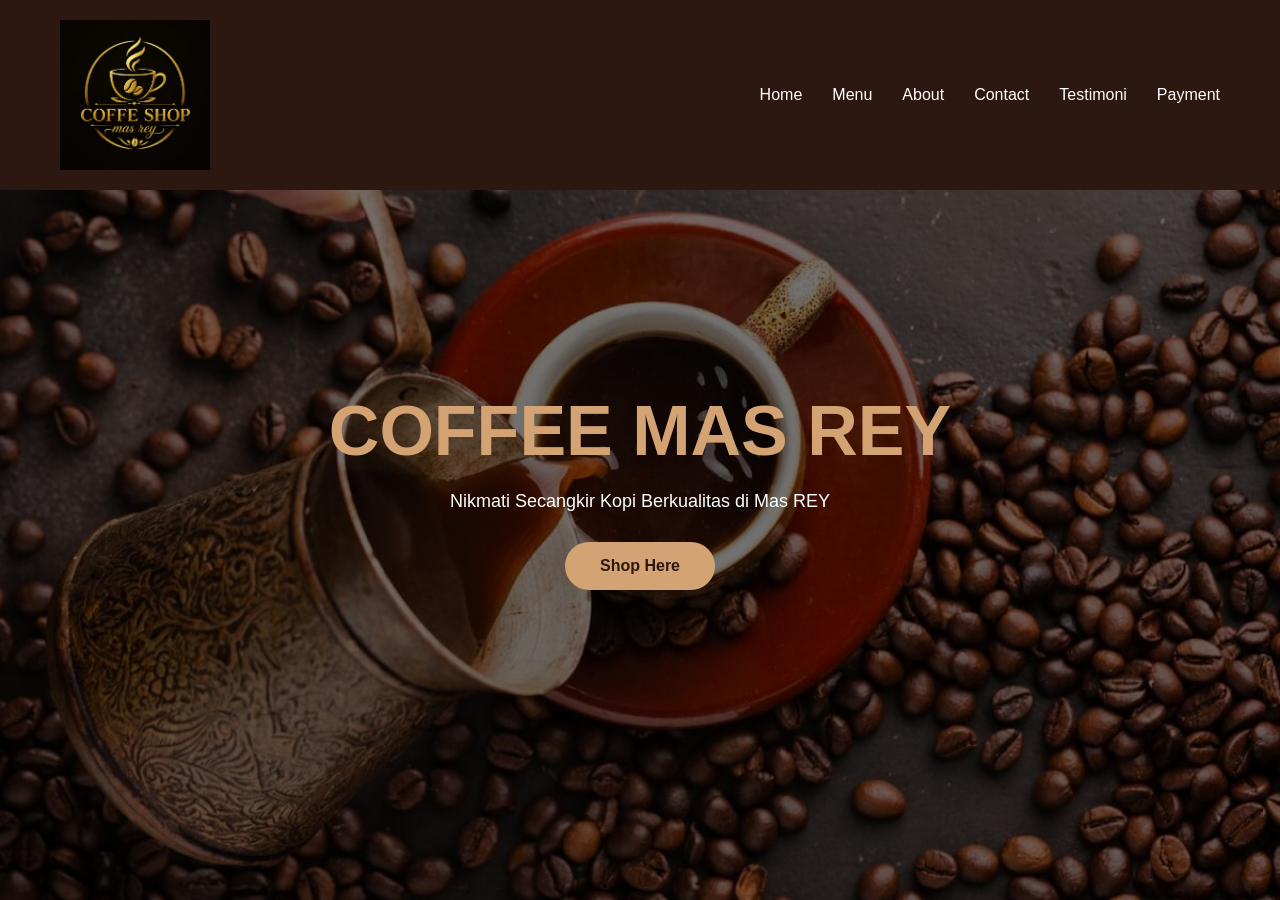
<file: index.html>
<!DOCTYPE html>
<html lang="id">

<head>
  <meta charset="UTF-8">
  <meta name="viewport" content="width=device-width, initial-scale=1.0">
  <title>Coffee MAS REY</title>
  <link rel="stylesheet" href="assets/css/style.css">
</head>

<body>
  <header>

    <div class="container">
      <div class="logo">
        <img src="assets/img/logo.jpeg" alt="Coffee Mas Rey">
      </div>
      <nav>
        <ul>
          <li><a href="index.html">Home</a></li>
          <li><a href="menu.html">Menu</a></li>
          </a></li>
          <li><a href="about.html">About</a></li>
          <li><a href="contact.html">Contact</a></li>
          <li><a href="testimoni.html">Testimoni</a></li>
          <li><a href="payment.html">Payment</a></li>

        </ul>
        </ul>
      </nav>
    </div>
  </header>

  <section class="hero">
    <div class="container">
      <div class="hero-content">
        <h1>COFFEE MAS REY</h1>
        <p>Nikmati Secangkir Kopi Berkualitas di Mas REY</p>
        <a href="#" class="btn">Shop Here</a>
      </div>
    </div>
  </section>


</body>

</html>
</file>
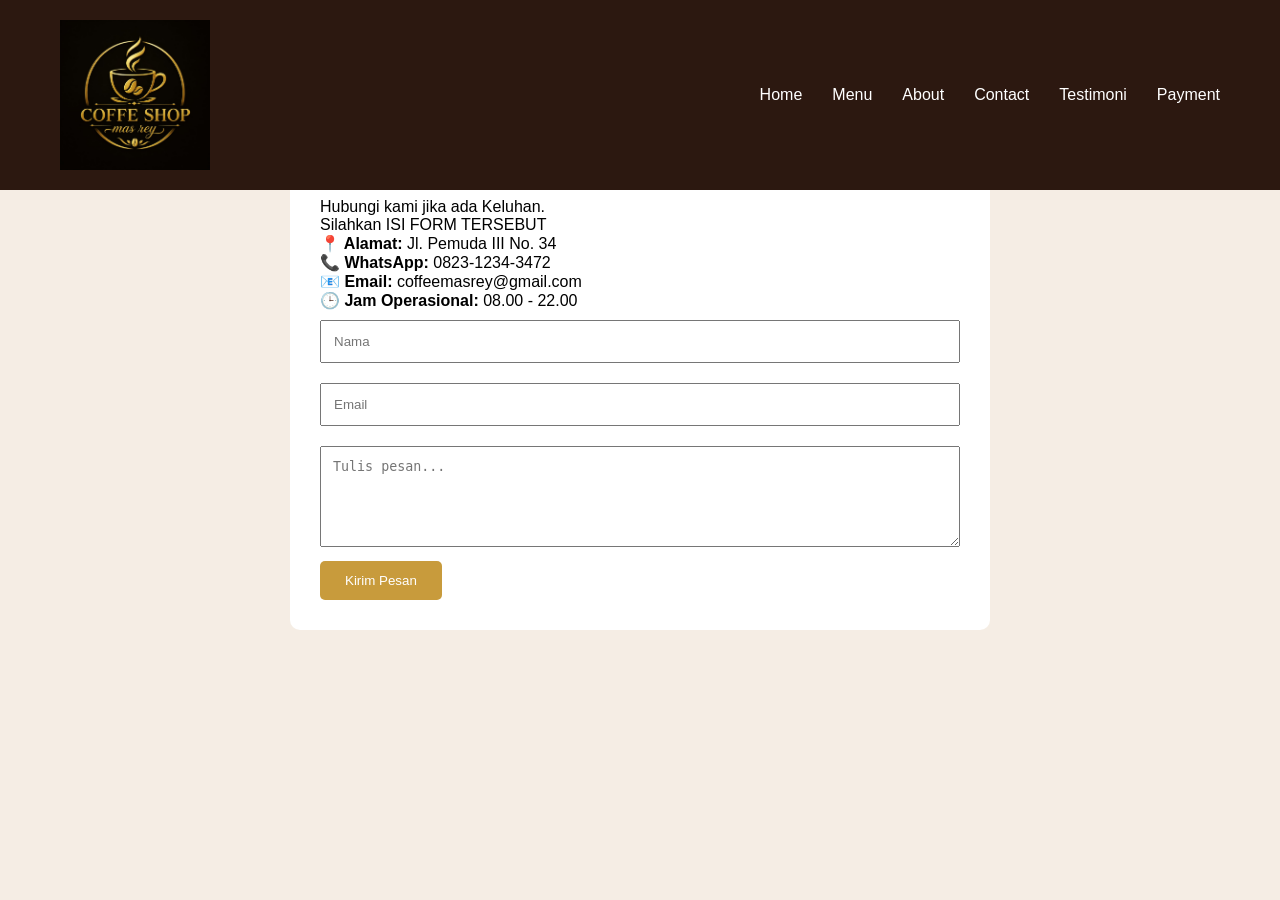
<file: contact.html>
<!DOCTYPE html>
<html lang="id">

<head>
    <meta charset="UTF-8">
    <meta name="viewport" content="width=device-width, initial-scale=1.0">
    <title>Coffee MAS REY</title>

    <link rel="stylesheet" href="assets/css/style.css">
</head>

<body>

    <!-- HEADER -->
    <header>
        <div class="container">

            <div class="logo">
                <img src="assets/img/logo.jpeg" alt="Coffee Mas Rey">
            </div>

            <nav>
                <ul>
                    <li><a href="index.html">Home</a></li>
                    <li><a href="menu.html">Menu</a></li>
                    <li><a href="about.html">About</a></li>
                    <li><a href="contact.html">Contact</a></li>
                    <li><a href="testimoni.html">Testimoni</a></li>
                    <li><a href="payment.html">Payment</a></li>
                </ul>
            </nav>

        </div>
    </header>

    <!-- CONTACT -->
    <section class="contact">

        <div class="container">

            <h1>Contact Us</h1>

            <p>
                Hubungi kami jika ada Keluhan.
                <br>
                Silahkan ISI FORM TERSEBUT
            </p>

            <p><strong>📍 Alamat:</strong> Jl. Pemuda III No. 34</p>

            <p><strong>📞 WhatsApp:</strong> 0823-1234-3472</p>

            <p><strong>📧 Email:</strong> coffeemasrey@gmail.com</p>

            <p><strong>🕒 Jam Operasional:</strong> 08.00 - 22.00</p>

            <form>

                <input type="text" placeholder="Nama" required>

                <input type="email" placeholder="Email" required>

                <textarea placeholder="Tulis pesan..." rows="5"></textarea>

                <button type="submit">
                    Kirim Pesan
                </button>

            </form>

        </div>

    </section>

</body>

</html>
</file>
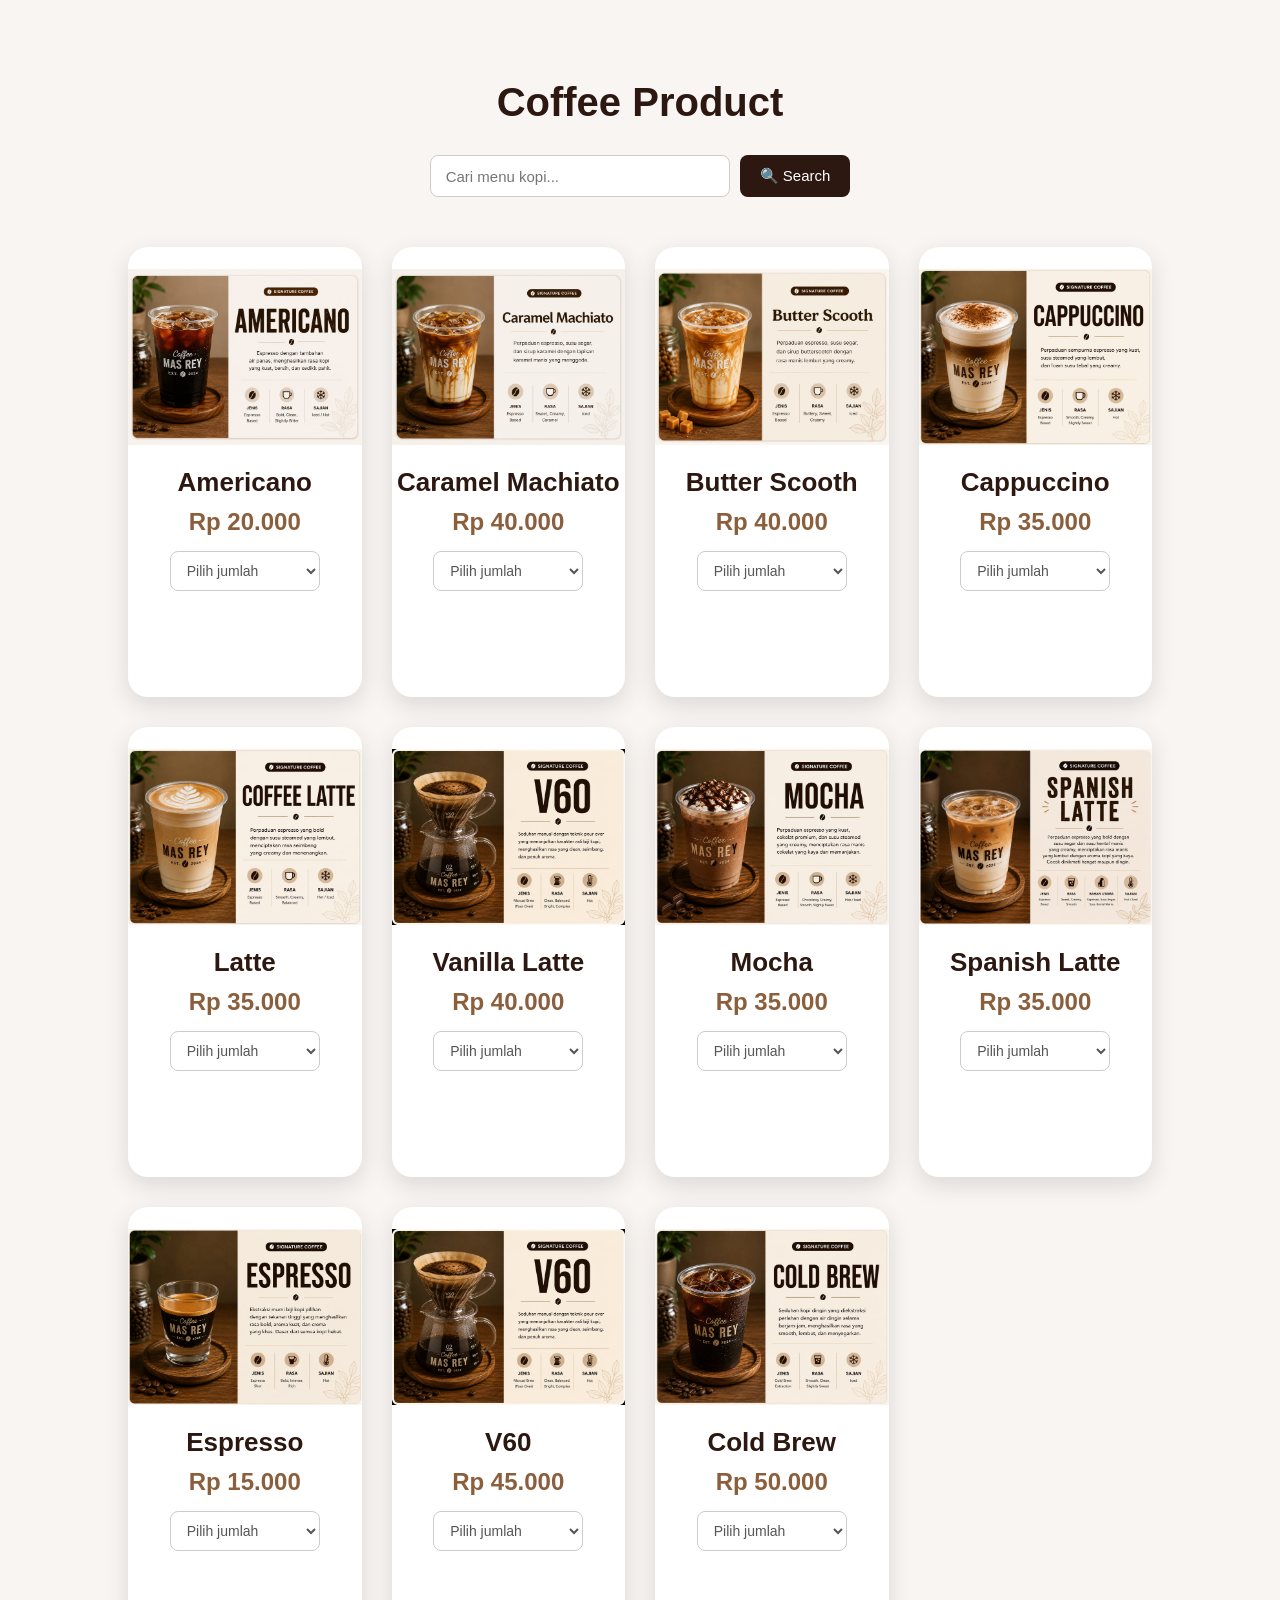
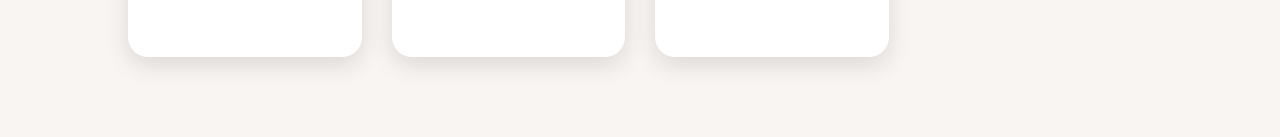
<file: menu.html>
<!DOCTYPE html>
<html lang="id">

<head>
    <meta charset="UTF-8">
    <meta name="viewport" content="width=device-width, initial-scale=1.0">
    <title>Menu Coffee MAS REY</title>

    <link rel="stylesheet" href="assets/css/style.css">
</head>

<body>

    <section class="menu">

        <h2>Coffee Product</h2>

        <div class="search-menu">
            <input type="search" placeholder="Cari menu kopi...">
            <button type="button">🔍 Search</button>
        </div>

        <div class="menu-container">

            <div class="card">
                <img src="assets/img/kupii.jpeg" alt="Americano">
                <div class="card-body">
                    <h3>Americano</h3>
                    <h4>Rp 20.000</h4>
                    <select>
                        <option>Pilih jumlah</option>
                        <option>1</option>
                        <option>2</option>
                        <option>3</option>
                        <option>4</option>
                        <option>5</option>
                    </select>
                </div>
            </div>

            <div class="card">
                <img src="assets/img/ciato.jpeg" alt="Caramel Machiato">
                <div class="card-body">
                    <h3>Caramel Machiato</h3>
                    <h4>Rp 40.000</h4>
                    <select>
                        <option>Pilih jumlah</option>
                        <option>1</option>
                        <option>2</option>
                        <option>3</option>
                        <option>4</option>
                        <option>5</option>
                    </select>
                </div>
            </div>

            <div class="card">
                <img src="assets/img/ex.jpeg" alt="Butter Scooth">
                <div class="card-body">
                    <h3>Butter Scooth</h3>
                    <h4>Rp 40.000</h4>
                    <select>
                        <option>Pilih jumlah</option>
                        <option>1</option>
                        <option>2</option>
                        <option>3</option>
                        <option>4</option>
                        <option>5</option>
                    </select>
                </div>
            </div>

            <div class="card">
                <img src="assets/img/rere.jpeg" alt="Cappuccino">
                <div class="card-body">
                    <h3>Cappuccino</h3>
                    <h4>Rp 35.000</h4>
                    <select>
                        <option>Pilih jumlah</option>
                        <option>1</option>
                        <option>2</option>
                        <option>3</option>
                        <option>4</option>
                        <option>5</option>
                    </select>
                </div>
            </div>

            <div class="card">
                <img src="assets/img/latteh.jpeg" alt="Latte">
                <div class="card-body">
                    <h3>Latte</h3>
                    <h4>Rp 35.000</h4>
                    <select>
                        <option>Pilih jumlah</option>
                        <option>1</option>
                        <option>2</option>
                        <option>3</option>
                        <option>4</option>
                        <option>5</option>
                    </select>
                </div>
            </div>

            <div class="card">
                <img src="assets/img/V60.jpeg" alt="Vanilla Latte">
                <div class="card-body">
                    <h3>Vanilla Latte</h3>
                    <h4>Rp 40.000</h4>
                    <select>
                        <option>Pilih jumlah</option>
                        <option>1</option>
                        <option>2</option>
                        <option>3</option>
                        <option>4</option>
                        <option>5</option>
                    </select>
                </div>
            </div>

            <div class="card">
                <img src="assets/img/mucha.jpeg" alt="Mocha">
                <div class="card-body">
                    <h3>Mocha</h3>
                    <h4>Rp 35.000</h4>
                    <select>
                        <option>Pilih jumlah</option>
                        <option>1</option>
                        <option>2</option>
                        <option>3</option>
                        <option>4</option>
                        <option>5</option>
                    </select>
                </div>
            </div>

            <div class="card">
                <img src="assets/img/spanish.jpeg" alt="Spanish Latte">
                <div class="card-body">
                    <h3>Spanish Latte</h3>
                    <h4>Rp 35.000</h4>
                    <select>
                        <option>Pilih jumlah</option>
                        <option>1</option>
                        <option>2</option>
                        <option>3</option>
                        <option>4</option>
                        <option>5</option>
                    </select>
                </div>
            </div>

            <div class="card">
                <img src="assets/img/espresso.jpeg" alt="Espresso">
                <div class="card-body">
                    <h3>Espresso</h3>
                    <h4>Rp 15.000</h4>
                    <select>
                        <option>Pilih jumlah</option>
                        <option>1</option>
                        <option>2</option>
                        <option>3</option>
                        <option>4</option>
                        <option>5</option>
                    </select>
                </div>
            </div>

            <div class="card">
                <img src="assets/img/V60.jpeg" alt="V60">
                <div class="card-body">
                    <h3>V60</h3>
                    <h4>Rp 45.000</h4>
                    <select>
                        <option>Pilih jumlah</option>
                        <option>1</option>
                        <option>2</option>
                        <option>3</option>
                        <option>4</option>
                        <option>5</option>
                    </select>
                </div>
            </div>

            <div class="card">
                <img src="assets/img/cold brew.jpeg" alt="Cold Brew">
                <div class="card-body">
                    <h3>Cold Brew</h3>
                    <h4>Rp 50.000</h4>
                    <select>
                        <option>Pilih jumlah</option>
                        <option>1</option>
                        <option>2</option>
                        <option>3</option>
                        <option>4</option>
                        <option>5</option>
                    </select>
                </div>
            </div>

        </div>

    </section>

</body>

</html>
</file>
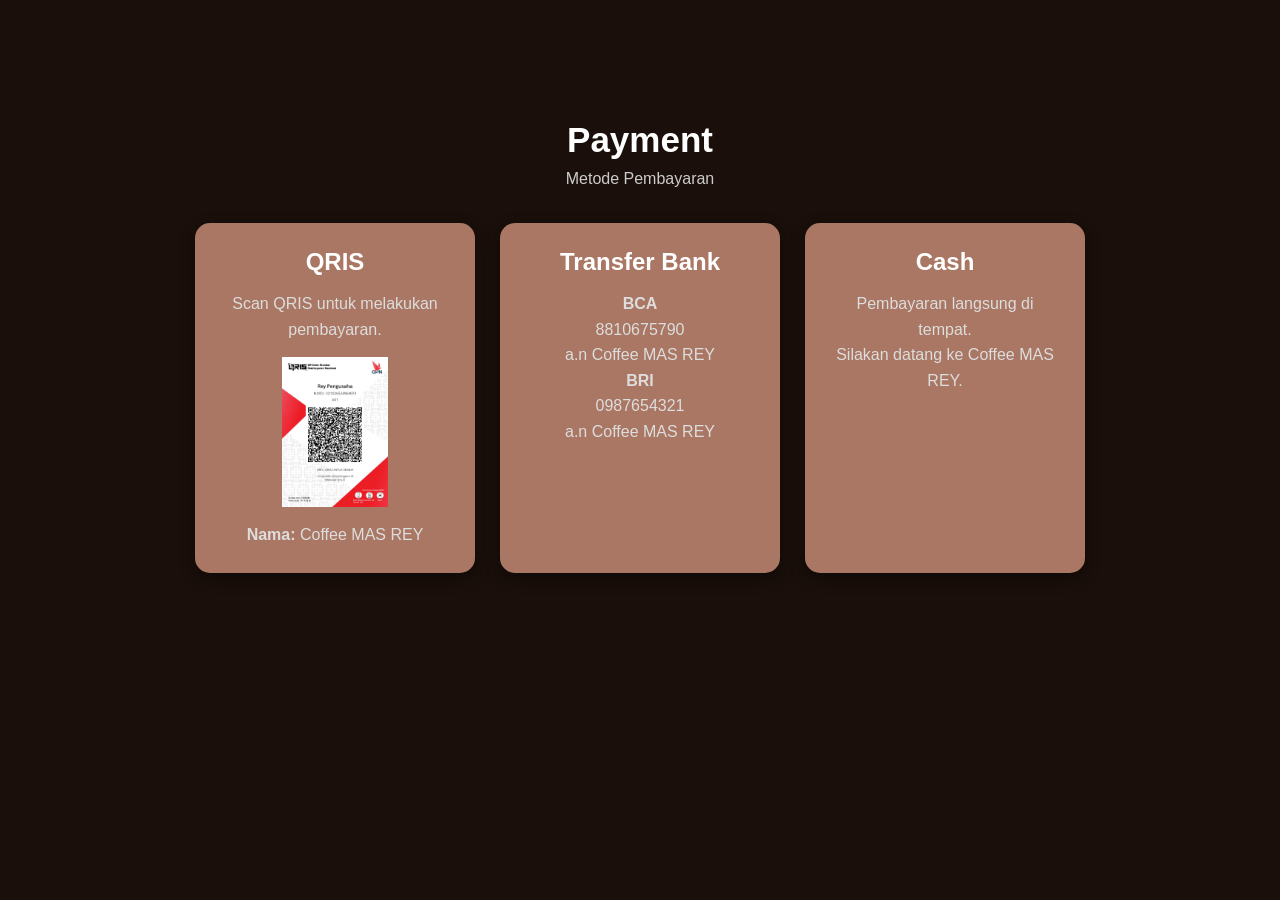
<file: payment.html>
<!DOCTYPE html>
<html lang="id">

<head>
    <meta charset="UTF-8">
    <meta name="viewport" content="width=device-width, initial-scale=1.0">
    <title>Payment - Coffee MAS REY</title>
    <link rel="stylesheet" href="assets/css/style.css">
</head>

<section class="payment">
    <h2>Payment</h2>
    <p>Metode Pembayaran</p>

    <div class="payment-container">

        <div class="payment-card">
            <h3>QRIS</h3>
            <p>Scan QRIS untuk melakukan pembayaran.</p>

            <img src="assets/img/qwris.jpeg" alt="QRIS Coffee MAS REY">

            <p><b>Nama:</b> Coffee MAS REY</p>
        </div>

        <div class="payment-card">
            <h3>Transfer Bank</h3>
            <p><b>BCA</b></p>
            <p>8810675790</p>
            <p>a.n Coffee MAS REY</p>

            <p><b>BRI</b></p>
            <p>0987654321</p>
            <p>a.n Coffee MAS REY</p>
        </div>

        <div class="payment-card">
            <h3>Cash</h3>
            <p>Pembayaran langsung di tempat.</p>
            <p>Silakan datang ke Coffee MAS REY.</p>
        </div>

    </div>
</section>

</body>

</html>
</file>
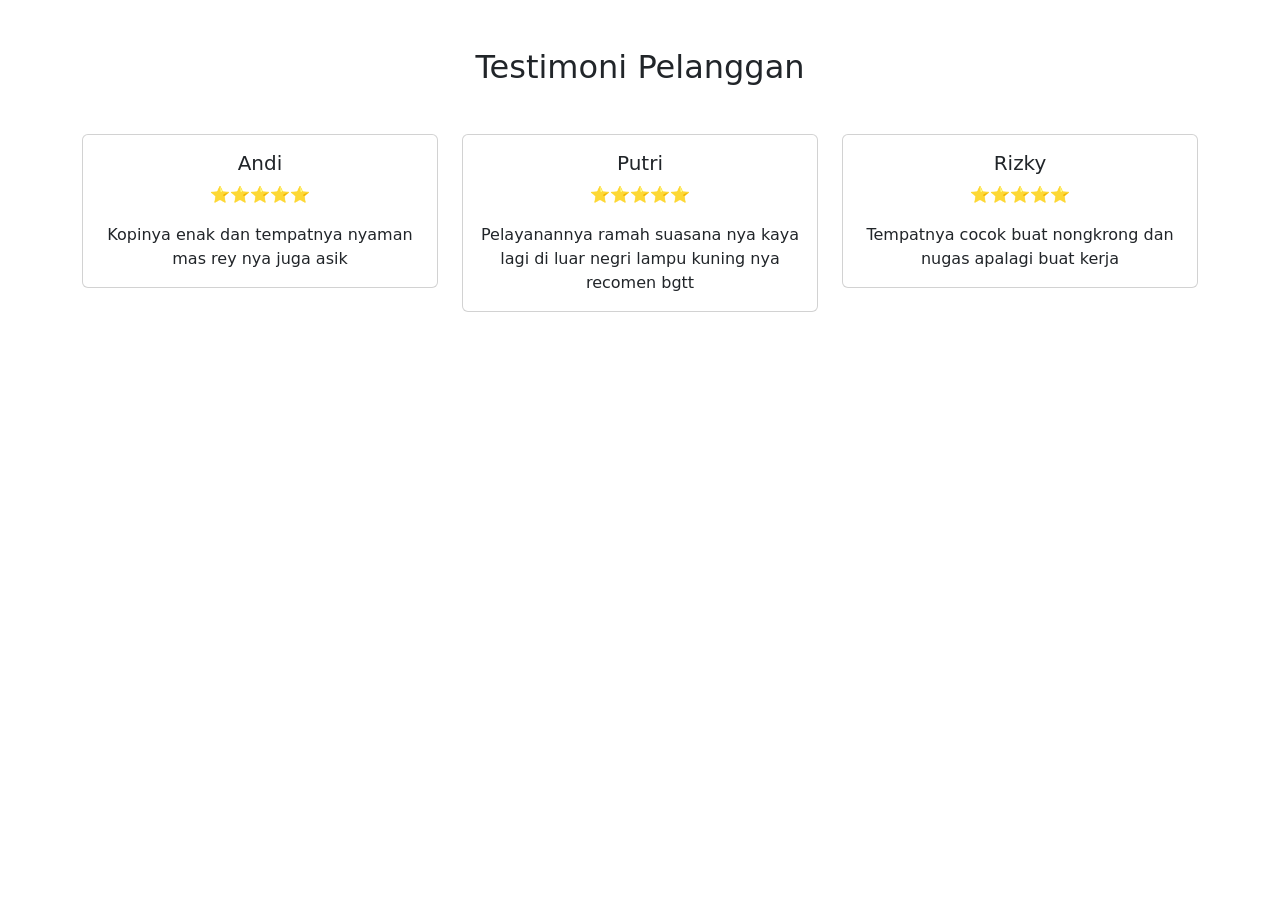
<file: testimoni.html>
<!DOCTYPE html>
<html lang="id">

<head>
    <meta charset="UTF-8">
    <meta name="viewport" content="width=device-width, initial-scale=1.0">
    <title>Testimoni Coffee MAS REY</title>

    <!-- Bootstrap CSS -->
    <link href="https://cdn.jsdelivr.net/npm/bootstrap@5.3.7/dist/css/bootstrap.min.css" rel="stylesheet">
</head>

<body>

    <div class="container py-5">

        <h2 class="text-center mb-5">Testimoni Pelanggan</h2>

        <div class="row">

            <div class="col-md-4 mb-3">
                <div class="card">
                    <div class="card-body text-center">
                        <h5 class="card-title">Andi</h5>
                        <p class="text-warning">⭐⭐⭐⭐⭐</p>
                        <p class="card-text">
                            Kopinya enak dan tempatnya nyaman mas rey nya juga asik </p>
                    </div>
                </div>
            </div>

            <div class="col-md-4 mb-3">
                <div class="card">
                    <div class="card-body text-center">
                        <h5 class="card-title">Putri</h5>
                        <p class="text-warning">⭐⭐⭐⭐⭐</p>
                        <p class="card-text">
                            Pelayanannya ramah suasana nya kaya lagi di luar negri lampu kuning nya recomen bgtt</p>
                    </div>
                </div>
            </div>

            <div class="col-md-4 mb-3">
                <div class="card">
                    <div class="card-body text-center">
                        <h5 class="card-title">Rizky</h5>
                        <p class="text-warning">⭐⭐⭐⭐⭐</p>
                        <p class="card-text">
                            Tempatnya cocok buat nongkrong dan nugas apalagi buat kerja
                        </p>
                    </div>
                </div>
            </div>

        </div>

    </div>

</body>

</html>
</file>
<file: assets/css/style.css>
* {
    margin: 0;
    padding: 0;
    box-sizing: border-box;
}

body {
    font-family: Arial, Helvetica, sans-serif;
    background: #F5EDE4;
}

/* ===== CONTAINER ===== */

.container {
    max-width: 1200px;
    margin: auto;
    padding: 0 20px;
}

/* ===== HEADER ===== */

header {
    background: #2C1810;
    position: fixed;
    top: 0;
    width: 100%;
    z-index: 1000;
    padding: 20px 0;
}

header .container {
    display: flex;
    justify-content: space-between;
    align-items: center;
}

.logo img {
    width: 150px;
    height: auto;
    display: block;
}

nav ul {
    display: flex;
    list-style: none;
    gap: 30px;
}

nav ul li a {
    color: #fff;
    text-decoration: none;
    transition: .3s;
}

nav ul li a:hover {
    color: #D4A373;
}

/* ===== HERO ===== */

.hero {
    min-height: 100vh;
    display: flex;
    align-items: center;
    justify-content: center;
    text-align: center;
    padding-top: 80px;

    background:
        linear-gradient(rgba(0,0,0,.55), rgba(0,0,0,.55)),
        url(../img/fotokopi.jpeg);

    background-size: cover;
    background-position: center;
    background-repeat: no-repeat;
}

.hero-content h1 {
    color: #D4A373;
    font-size: 70px;
    margin-bottom: 20px;
}

.hero-content p {
    color: #fff;
    font-size: 18px;
    margin-bottom: 30px;
}

/* ===== BUTTON ===== */

.btn {
    display: inline-block;
    background: #D4A373;
    color: #2C1810;
    text-decoration: none;
    padding: 15px 35px;
    border-radius: 30px;
    font-weight: bold;
    transition: .3s;
}

.btn:hover {
    background: #E8C49A;
    transform: scale(1.05);
}

/* ===== PRODUK ===== */

.products {
    padding: 80px 0;
}

.section-title {
    text-align: center;
    font-size: 40px;
    margin-bottom: 40px;
    color: #2C1810;
}

.product-grid {
    display: grid;
    grid-template-columns: repeat(2, 1fr);
    gap: 30px;
}

.product-card {
    background: #fff;
    border-radius: 15px;
    overflow: hidden;
    text-align: center;
    box-shadow: 0 5px 20px rgba(0,0,0,.15);
    transition: .3s;
}

.product-card:hover {
    transform: translateY(-10px);
}

.product-image {
    height: 250px;
    overflow: hidden;
}

.product-image img {
    width: 100%;
    height: 100%;
    object-fit: cover;
    transition: .3s;
}

.product-card:hover img {
    transform: scale(1.1);
}

.product-card h3 {
    margin: 20px 0 10px;
    color: #2C1810;
}

.product-desc {
    color: #666;
    padding: 0 20px 20px;
}

/* ===== JAM BUKA ===== */

.jam-buka {
    background: #3E2723;
    padding: 30px 0;
}

.jam-wrapper {
    display: flex;
    justify-content: center;
    align-items: center;
    gap: 20px;
}

.jam-icon {
    display: flex;
    align-items: center;
    gap: 15px;
    color: white;
    font-size: 20px;
}

.jam-text {
    color: #fff;
}

.jam-text h3 {
    color: #D4A373;
    margin-bottom: 5px;
}

.jam-text p {
    color: white;
    line-height: 1.6;
}

/* ===== FOOTER ===== */

footer {
    background: #2C1810;
    color: #fff;
    text-align: center;
    padding: 25px;
}

/* ===== ABOUT ===== */

.about {
    width: 80%;
    max-width: 900px;
    margin: 120px auto 50px;
    padding: 40px;
    border-radius: 15px;
}

.about h1 {
    text-align: center;
    color: #2C1810;
    margin-bottom: 20px;
}

.about h2 {
    color: #D4A373;
    margin-top: 30px;
}

.about img {
    width: 70%;
    max-width: 700px;
    display: block;
    margin: 20px auto;
    border-radius: 15px;
}

.about p {
    text-align: justify;
    line-height: 1.8;
    font-size: 17px;
    color: #555;
}

/* ===== CONTACT ===== */

.contact {
    padding: 120px 20px;
}

.contact .container {
    max-width: 700px;
    margin: auto;
    background: white;
    padding: 30px;
    border-radius: 10px;
}

.contact h1 {
    text-align: center;
    margin-bottom: 20px;
}

.contact input,
.contact textarea {
    width: 100%;
    padding: 12px;
    margin: 10px 0;
}

.contact button {
    background: #c89b3c;
    color: white;
    border: none;
    padding: 12px 25px;
    border-radius: 5px;
    cursor: pointer;
}

/* ===== MENU ===== */

.menu {
    padding: 80px 10%;
    background: #f8f5f2;
    text-align: center;
    min-height: 100vh;
}

.menu h2 {
    font-size: 40px;
    margin-bottom: 30px;
    color: #2c1810;
}

.search-menu {
    display: flex;
    justify-content: center;
    align-items: center;
    gap: 10px;
    margin-bottom: 50px;
}

.search-menu input {
    width: 300px;
    height: 42px;
    padding: 0 15px;
    border: 1px solid #ccc;
    border-radius: 8px;
    font-size: 15px;
    outline: none;
}

.search-menu input:focus {
    border-color: #8b5e3c;
}

.search-menu button {
    height: 42px;
    padding: 0 20px;
    border: none;
    border-radius: 8px;
    background: #2c1810;
    color: white;
    font-size: 15px;
    cursor: pointer;
}

.search-menu button:hover {
    background: #5b3a29;
}

/* ===== MENU CONTAINER ===== */

.menu-container {
    width: 100%;
    max-width: 1100px;
    margin: 0 auto;

    display: grid;
    grid-template-columns: repeat(4, 1fr);
    gap: 30px;

    align-items: start;
}

/* ===== MENU CARD ===== */

.menu-container .card {
    width: 100%;
    background: #fff;
    border-radius: 20px;
    overflow: hidden;
    box-shadow: 0 8px 25px rgba(0,0,0,.12);
    transition: .3s;
    height: 450px;
    display: flex;
    flex-direction: column;
}

.menu-container .card:hover {
    transform: translateY(-8px);
    box-shadow: 0 15px 35px rgba(0,0,0,.18);
}

.menu-container .card img {
    width: 100%;
    height: 220px;
    object-fit: contain;
    display: block;
}

.menu-container .card-body {
    font-size: 26px;
    color:#2c1810
    margin: bottom 10px;
}

.menu-container .card-body h3 {
    font-size: 26px;
    color: #2c1810;
    margin-bottom: 10px;
}

.menu-container .card-body p {
    color: #666;
    font-size: 15px;
    line-height: 1.6;
    margin-bottom: 20px;
}

.menu-container .card-body h4 {
    color: #8B5E3C;
    font-size: 24px;
    font-weight: bold;
    margin-bottom: 15px;
}

.menu-container .card-body select {
    width: 150px;
    padding: 10px 12px;
    border: 1px solid #ccc;
    border-radius: 8px;
    background: white;
    color: #555;
    font-size: 14px;
    cursor: pointer;
}

/* ===== TESTIMONI ===== */

#testimoni {
    background: #111;
}

#testimoni h2 {
    color: #fff;
}

#testimoni .card {
    border: none;
    border-radius: 15px;
    transition: .3s;
}

#testimoni .card:hover {
    transform: translateY(-5px);
}

#testimoni .card-text {
    color: #555;
}

/* ===== PAYMENT ===== */

.payment {
    padding: 120px 20px 50px;
    text-align: center;
    min-height: 100vh;
    background-color: #1a0f0a;
    color: white;
}

.payment h2 {
    font-size: 35px;
    margin-bottom: 10px;
}

.payment > p {
    margin-bottom: 35px;
    color: #ccc;
}

.payment-container {
    max-width: 1000px;
    margin: auto;
    display: flex;
    justify-content: center;
    gap: 25px;
    flex-wrap: wrap;
}

.payment-card {
    width: 280px;
    padding: 25px;
    background-color: #a97763;
    border-radius: 15px;
    box-shadow: 0 5px 15px rgba(0,0,0,0.4);
}

.payment-card h3 {
    font-size: 24px;
    margin-bottom: 15px;
}

.payment-card p {
    color: #ddd;
    line-height: 1.6;
}

.payment-card img {
    width: 150px;
    height: 150px;
    object-fit: contain;
    margin: 15px auto;
    display: block;
}

/* ===== RESPONSIVE ===== */

@media (max-width: 768px) {

    header .container,
    .jam-wrapper {
        flex-direction: column;
    }

    nav ul {
        flex-wrap: wrap;
        justify-content: center;
        gap: 12px;
    }

    .hero-content h1 {
        font-size: 45px;
    }

    .product-grid {
        grid-template-columns: 1fr;
    }

    .about {
        width: 90%;
    }

    .about img {
        width: 100%;
    }

    .menu-container {
        grid-template-columns: repeat(2, 1fr);
        gap: 15px;
        height: 390px;
    }

    .menu-container .card img {
        height: 180px;
        display: flex;
        align-items: center;
        justify-content: center;
    }

    .search-menu {
        flex-wrap: wrap;
    }

    .contact .container {
        width: 100%;
    }

    .contact-info {
        grid-template-columns: 1fr;
    }

    .contact input,
    .contact textarea,
    .contact button {
        width: 100%;
    }

    .payment-card {
        width: 100%;
        max-width: 350px;
    }
}
</file>
